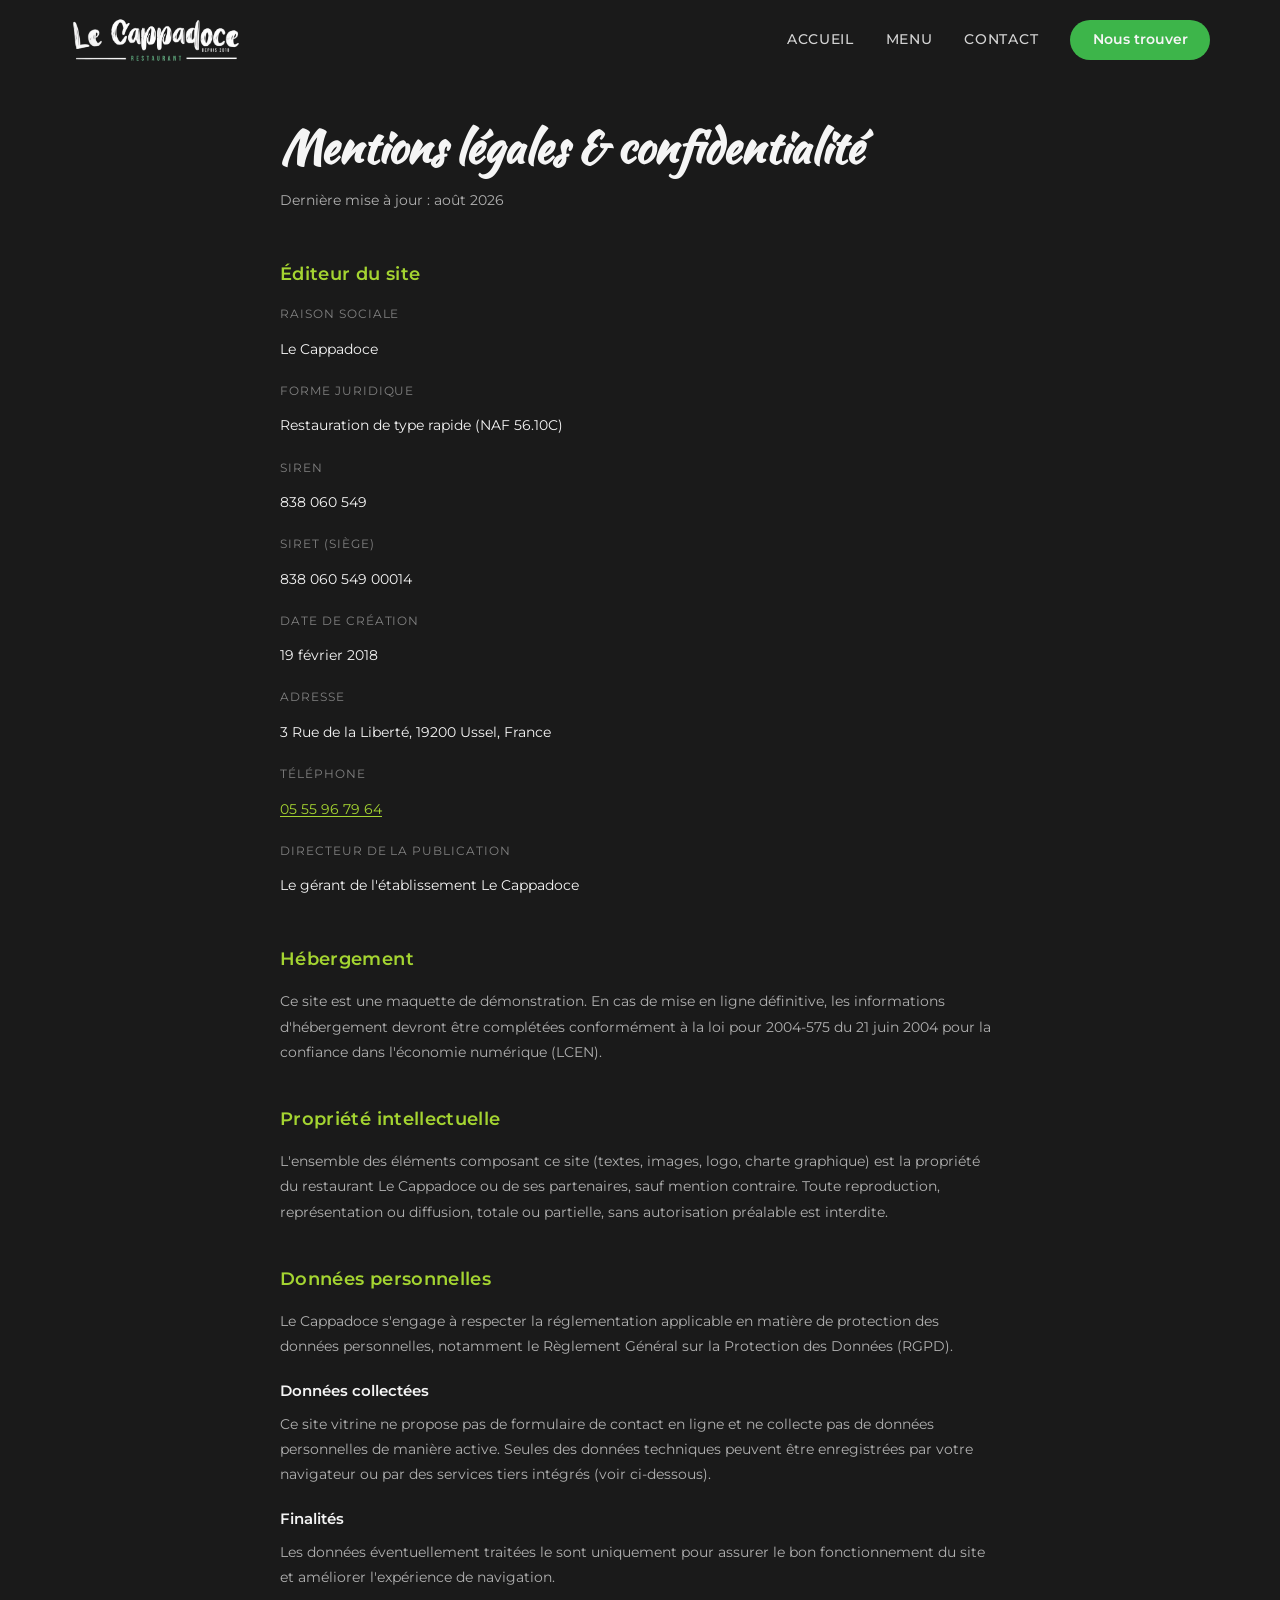
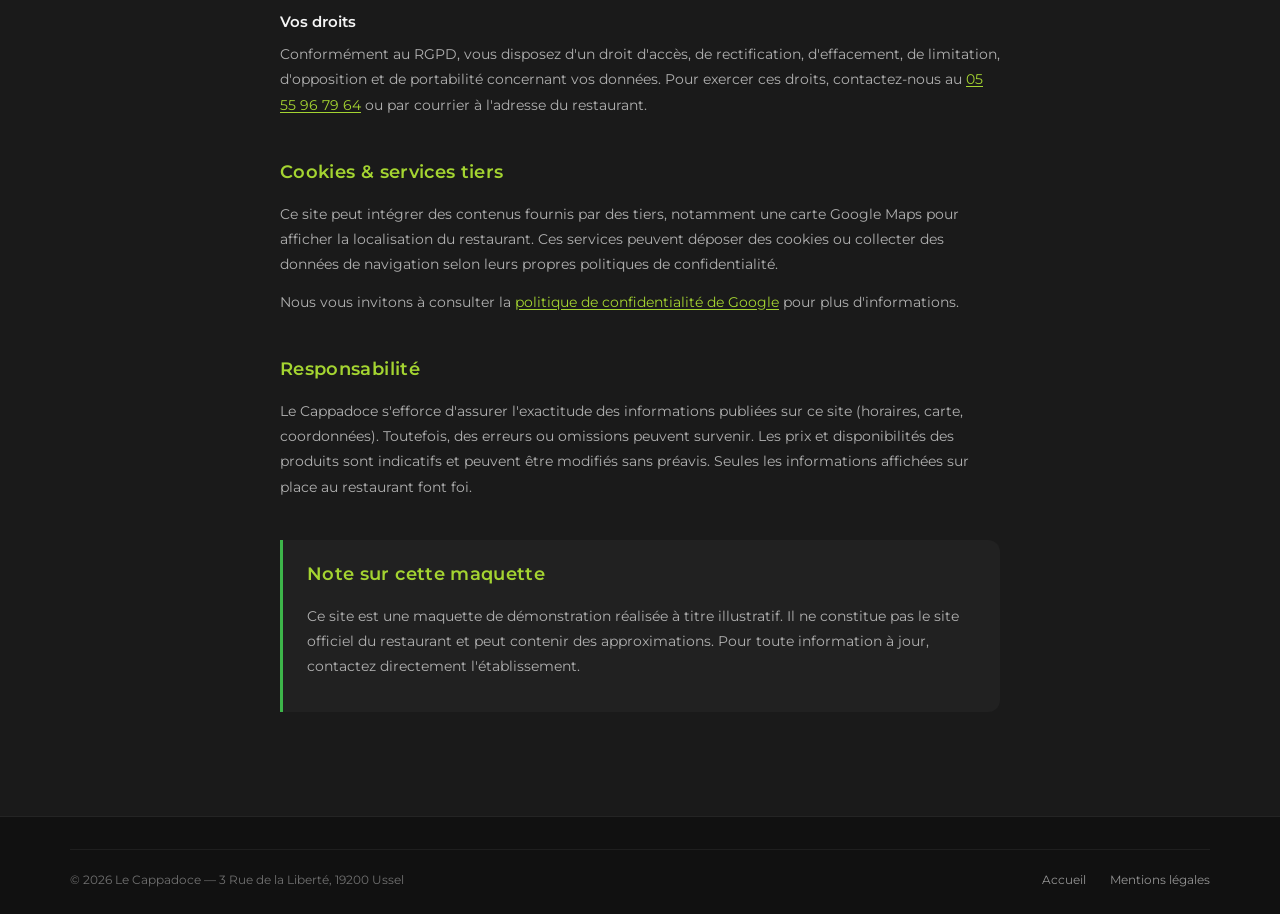
<file: mentions-legales.html>
<!DOCTYPE html>
<html lang="fr">
<head>
  <meta charset="UTF-8">
  <meta name="viewport" content="width=device-width, initial-scale=1.0">
  <meta name="description" content="Mentions légales et politique de confidentialité — Le Cappadoce, Ussel.">
  <title>Mentions légales — Le Cappadoce</title>
  <link rel="preconnect" href="https://fonts.googleapis.com">
  <link rel="preconnect" href="https://fonts.gstatic.com" crossorigin>
  <link href="https://fonts.googleapis.com/css2?family=Kaushan+Script&family=Montserrat:wght@300;400;500;600;700&display=swap" rel="stylesheet">
  <link rel="stylesheet" href="css/style.css">
</head>
<body>

  <header class="header scrolled">
    <div class="container header__inner">
      <a href="index.html" class="logo logo--img">
        <img src="images/logo.png?v=2" alt="Le Cappadoce" class="logo__image">
      </a>
      <nav class="nav">
        <a href="index.html#accueil" class="nav__link">Accueil</a>
        <a href="index.html#menu" class="nav__link">Menu</a>
        <a href="index.html#contact" class="nav__link">Contact</a>
        <a href="index.html#contact" class="nav__cta">Nous trouver</a>
      </nav>
      <button class="burger" aria-label="Menu">
        <span></span><span></span><span></span>
      </button>
    </div>
  </header>

  <main class="legal-page">
    <div class="container legal-page__inner">
      <h1 class="legal-page__title">Mentions légales &amp; confidentialité</h1>
      <p class="legal-page__updated">Dernière mise à jour : août 2026</p>

      <section class="legal-section">
        <h2>Éditeur du site</h2>
        <dl class="legal-dl">
          <dt>Raison sociale</dt>
          <dd>Le Cappadoce</dd>
          <dt>Forme juridique</dt>
          <dd>Restauration de type rapide (NAF 56.10C)</dd>
          <dt>SIREN</dt>
          <dd>838 060 549</dd>
          <dt>SIRET (siège)</dt>
          <dd>838 060 549 00014</dd>
          <dt>Date de création</dt>
          <dd>19 février 2018</dd>
          <dt>Adresse</dt>
          <dd>3 Rue de la Liberté, 19200 Ussel, France</dd>
          <dt>Téléphone</dt>
          <dd><a href="tel:+33555967964">05 55 96 79 64</a></dd>
          <dt>Directeur de la publication</dt>
          <dd>Le gérant de l'établissement Le Cappadoce</dd>
        </dl>
      </section>

      <section class="legal-section">
        <h2>Hébergement</h2>
        <p>Ce site est une maquette de démonstration. En cas de mise en ligne définitive, les informations d'hébergement devront être complétées conformément à la loi pour 2004-575 du 21 juin 2004 pour la confiance dans l'économie numérique (LCEN).</p>
      </section>

      <section class="legal-section">
        <h2>Propriété intellectuelle</h2>
        <p>L'ensemble des éléments composant ce site (textes, images, logo, charte graphique) est la propriété du restaurant Le Cappadoce ou de ses partenaires, sauf mention contraire. Toute reproduction, représentation ou diffusion, totale ou partielle, sans autorisation préalable est interdite.</p>
      </section>

      <section class="legal-section">
        <h2>Données personnelles</h2>
        <p>Le Cappadoce s'engage à respecter la réglementation applicable en matière de protection des données personnelles, notamment le Règlement Général sur la Protection des Données (RGPD).</p>
        <h3>Données collectées</h3>
        <p>Ce site vitrine ne propose pas de formulaire de contact en ligne et ne collecte pas de données personnelles de manière active. Seules des données techniques peuvent être enregistrées par votre navigateur ou par des services tiers intégrés (voir ci-dessous).</p>
        <h3>Finalités</h3>
        <p>Les données éventuellement traitées le sont uniquement pour assurer le bon fonctionnement du site et améliorer l'expérience de navigation.</p>
        <h3>Vos droits</h3>
        <p>Conformément au RGPD, vous disposez d'un droit d'accès, de rectification, d'effacement, de limitation, d'opposition et de portabilité concernant vos données. Pour exercer ces droits, contactez-nous au <a href="tel:+33555967964">05 55 96 79 64</a> ou par courrier à l'adresse du restaurant.</p>
      </section>

      <section class="legal-section">
        <h2>Cookies &amp; services tiers</h2>
        <p>Ce site peut intégrer des contenus fournis par des tiers, notamment une carte Google Maps pour afficher la localisation du restaurant. Ces services peuvent déposer des cookies ou collecter des données de navigation selon leurs propres politiques de confidentialité.</p>
        <p>Nous vous invitons à consulter la <a href="https://policies.google.com/privacy" target="_blank" rel="noopener noreferrer">politique de confidentialité de Google</a> pour plus d'informations.</p>
      </section>

      <section class="legal-section">
        <h2>Responsabilité</h2>
        <p>Le Cappadoce s'efforce d'assurer l'exactitude des informations publiées sur ce site (horaires, carte, coordonnées). Toutefois, des erreurs ou omissions peuvent survenir. Les prix et disponibilités des produits sont indicatifs et peuvent être modifiés sans préavis. Seules les informations affichées sur place au restaurant font foi.</p>
      </section>

      <section class="legal-section legal-section--notice">
        <h2>Note sur cette maquette</h2>
        <p>Ce site est une maquette de démonstration réalisée à titre illustratif. Il ne constitue pas le site officiel du restaurant et peut contenir des approximations. Pour toute information à jour, contactez directement l'établissement.</p>
      </section>
    </div>
  </main>

  <footer class="footer footer--minimal">
    <div class="container">
      <div class="footer__bottom">
        <span>© 2026 Le Cappadoce — 3 Rue de la Liberté, 19200 Ussel</span>
        <nav class="footer__links">
          <a href="index.html">Accueil</a>
          <a href="mentions-legales.html" aria-current="page">Mentions légales</a>
        </nav>
      </div>
    </div>
  </footer>

  <script src="js/main.js"></script>
</body>
</html>
</file>
<file: css/style.css>
/* Le Cappadoce — Maquette site vitrine */

:root {
  --bg-dark: #1a1a1a;
  --bg-slate: #2c2c2c;
  --bg-card: #232323;
  --green: #3db54a;
  --green-bright: #a4d431;
  --green-dark: #2d5a47;
  --brown: #3e2723;
  --white: #f5f5f5;
  --gray: #b0b0b0;
  --gold: #e8a317;
  --font-script: "Kaushan Script", cursive;
  --font-body: "Montserrat", sans-serif;
  --shadow: 0 8px 32px rgba(0, 0, 0, 0.4);
  --radius: 12px;
  --transition: 0.3s ease;
}

*,
*::before,
*::after {
  box-sizing: border-box;
  margin: 0;
  padding: 0;
}

html {
  scroll-behavior: smooth;
}

body {
  font-family: var(--font-body);
  background: var(--bg-dark);
  color: var(--white);
  line-height: 1.6;
  overflow-x: hidden;
}

img {
  max-width: 100%;
  height: auto;
  display: block;
}

a {
  color: inherit;
  text-decoration: none;
}

.container {
  width: min(1140px, 92%);
  margin: 0 auto;
}

/* ── Header ── */

.header {
  position: fixed;
  top: 0;
  left: 0;
  right: 0;
  z-index: 1000;
  padding: 1rem 0;
  transition: background var(--transition), box-shadow var(--transition);
}

.header.scrolled {
  background: rgba(26, 26, 26, 0.95);
  backdrop-filter: blur(12px);
  box-shadow: 0 2px 20px rgba(0, 0, 0, 0.5);
}

.header__inner {
  display: flex;
  align-items: center;
  justify-content: space-between;
}

.logo {
  display: flex;
  flex-direction: column;
  align-items: flex-start;
  line-height: 1.1;
}

.logo__name {
  font-family: var(--font-script);
  font-size: 1.8rem;
  color: var(--white);
}

.logo__sub {
  font-size: 0.65rem;
  letter-spacing: 0.35em;
  color: var(--green-dark);
  text-transform: uppercase;
  display: flex;
  align-items: center;
  gap: 0.5rem;
}

.logo__sub::before,
.logo__sub::after {
  content: "";
  width: 24px;
  height: 1px;
  background: var(--white);
  opacity: 0.5;
}

.nav {
  display: flex;
  align-items: center;
  gap: 2rem;
}

.nav__link {
  font-size: 0.85rem;
  font-weight: 500;
  letter-spacing: 0.05em;
  text-transform: uppercase;
  opacity: 0.85;
  transition: color var(--transition), opacity var(--transition);
}

.nav__link:hover {
  color: var(--green-bright);
  opacity: 1;
}

.nav__cta {
  background: var(--green);
  color: var(--white);
  padding: 0.6rem 1.4rem;
  border-radius: 50px;
  font-weight: 600;
  font-size: 0.85rem;
  transition: background var(--transition), transform var(--transition);
}

.nav__cta:hover {
  background: var(--green-bright);
  color: var(--bg-dark);
  transform: translateY(-2px);
}

.burger {
  display: none;
  flex-direction: column;
  gap: 5px;
  background: none;
  border: none;
  cursor: pointer;
  padding: 4px;
}

.burger span {
  display: block;
  width: 26px;
  height: 2px;
  background: var(--white);
  transition: var(--transition);
}

.burger.active span:nth-child(1) {
  transform: rotate(45deg) translate(5px, 5px);
}

.burger.active span:nth-child(2) {
  opacity: 0;
}

.burger.active span:nth-child(3) {
  transform: rotate(-45deg) translate(5px, -5px);
}

/* ── Hero ── */

.hero {
  position: relative;
  min-height: 100vh;
  display: flex;
  align-items: center;
  justify-content: center;
  text-align: center;
  overflow: hidden;
}

.hero__bg {
  position: absolute;
  inset: 0;
  background-color: var(--bg-dark);
  background-image:
    linear-gradient(
      135deg,
      rgba(26, 26, 26, 0.88) 0%,
      rgba(26, 26, 26, 0.6) 50%,
      rgba(45, 90, 71, 0.5) 100%
    ),
    url("../images/hero.jpg");
  background-position: center;
  background-size: cover;
  background-repeat: no-repeat;
  transform: scale(1.05);
  animation: heroZoom 20s ease-in-out infinite alternate;
}

@keyframes heroZoom {
  from { transform: scale(1.05); }
  to { transform: scale(1.12); }
}

.hero__content {
  position: relative;
  z-index: 2;
  padding: 8rem 1rem 4rem;
  max-width: 800px;
}

.hero__badge {
  display: inline-flex;
  align-items: center;
  gap: 0.5rem;
  background: rgba(61, 181, 74, 0.2);
  border: 1px solid var(--green);
  padding: 0.4rem 1rem;
  border-radius: 50px;
  font-size: 0.8rem;
  font-weight: 600;
  margin-bottom: 1.5rem;
  letter-spacing: 0.05em;
}

.hero__badge svg {
  color: var(--gold);
}

.logo--img {
  line-height: 0;
}

.logo__image {
  height: 48px;
  width: auto;
}

.hero__logo {
  max-width: min(480px, 90vw);
  width: 100%;
  height: auto;
  margin: 0 auto 0.5rem;
  filter: drop-shadow(0 4px 20px rgba(0, 0, 0, 0.5));
}

.hero__title {
  font-family: var(--font-script);
  font-size: clamp(3.5rem, 10vw, 6.5rem);
  line-height: 1;
  margin-bottom: 0.5rem;
  text-shadow: 0 4px 30px rgba(0, 0, 0, 0.6);
}

.hero__since {
  font-size: 0.75rem;
  letter-spacing: 0.3em;
  opacity: 0.7;
  margin-bottom: 1rem;
}

.hero__tagline {
  font-size: clamp(1rem, 2.5vw, 1.25rem);
  font-weight: 300;
  opacity: 0.9;
  margin-bottom: 0.5rem;
}

.hero__subtitle {
  font-size: 0.95rem;
  color: var(--green-bright);
  font-weight: 500;
  margin-bottom: 2.5rem;
}

.hero__actions {
  display: flex;
  gap: 1rem;
  justify-content: center;
  flex-wrap: wrap;
}

.btn {
  display: inline-flex;
  align-items: center;
  gap: 0.5rem;
  padding: 0.9rem 2rem;
  border-radius: 50px;
  font-weight: 600;
  font-size: 0.9rem;
  transition: all var(--transition);
  cursor: pointer;
  border: none;
}

.btn--primary {
  background: var(--green);
  color: var(--white);
}

.btn--primary:hover {
  background: var(--green-bright);
  color: var(--bg-dark);
  transform: translateY(-3px);
  box-shadow: 0 8px 25px rgba(61, 181, 74, 0.4);
}

.btn--outline {
  background: transparent;
  color: var(--white);
  border: 2px solid rgba(255, 255, 255, 0.4);
}

.btn--outline:hover {
  border-color: var(--white);
  background: rgba(255, 255, 255, 0.1);
  transform: translateY(-3px);
}

.hero__scroll {
  position: absolute;
  bottom: 2rem;
  left: 50%;
  transform: translateX(-50%);
  z-index: 2;
  animation: bounce 2s infinite;
  opacity: 0.6;
}

@keyframes bounce {
  0%, 100% { transform: translateX(-50%) translateY(0); }
  50% { transform: translateX(-50%) translateY(8px); }
}

/* ── Sections communes ── */

.section {
  padding: 5rem 0;
}

.section--dark {
  background: var(--bg-slate);
}

.section__header {
  text-align: center;
  margin-bottom: 3rem;
}

.section__label {
  display: inline-block;
  font-size: 0.75rem;
  letter-spacing: 0.25em;
  text-transform: uppercase;
  color: var(--green);
  font-weight: 600;
  margin-bottom: 0.75rem;
}

.section__title {
  font-family: var(--font-script);
  font-size: clamp(2rem, 5vw, 3rem);
  margin-bottom: 0.75rem;
}

.section__desc {
  color: var(--gray);
  max-width: 560px;
  margin: 0 auto;
  font-size: 0.95rem;
}

.brush-title {
  position: relative;
  display: inline-block;
  padding: 0.2rem 1.5rem;
}

.brush-title::before {
  content: "";
  position: absolute;
  left: 0;
  right: 0;
  top: 50%;
  height: 2.2rem;
  transform: translateY(-50%) skewX(-8deg);
  background: var(--green);
  opacity: 0.85;
  border-radius: 4px;
  z-index: -1;
}

/* ── Highlights ── */

.highlights-section {
  background: var(--bg-dark);
  padding: 2.5rem 0;
  border-top: 1px solid rgba(255, 255, 255, 0.06);
}

.highlights {
  display: grid;
  grid-template-columns: repeat(4, 1fr);
  gap: 1.5rem;
}

.highlight {
  background: var(--bg-card);
  border: 1px solid rgba(255, 255, 255, 0.06);
  border-radius: var(--radius);
  padding: 1.75rem 1.5rem;
  text-align: center;
  box-shadow: var(--shadow);
  transition: transform var(--transition), border-color var(--transition);
}

.highlight:hover {
  transform: translateY(-4px);
  border-color: rgba(61, 181, 74, 0.4);
}

.highlight__value {
  font-size: 1.5rem;
  font-weight: 700;
  color: var(--white);
  margin-bottom: 0.35rem;
}

.highlight__label {
  font-size: 0.8rem;
  color: var(--gray);
  letter-spacing: 0.02em;
}

/* ── About ── */

.about {
  display: grid;
  grid-template-columns: 1fr 1fr;
  gap: 3rem;
  align-items: center;
}

.about__image {
  position: relative;
  border-radius: var(--radius);
  overflow: hidden;
  box-shadow: var(--shadow);
}

.about__image img {
  width: 100%;
  height: 420px;
  object-fit: cover;
}

.about__image::after {
  content: "";
  position: absolute;
  inset: 0;
  border: 3px solid var(--green);
  border-radius: var(--radius);
  transform: translate(12px, 12px);
  z-index: -1;
}

.about__text h3 {
  font-family: var(--font-script);
  font-size: 2rem;
  margin-bottom: 1rem;
}

.about__text p {
  color: var(--gray);
  margin-bottom: 1rem;
  font-size: 0.95rem;
}

.about__features {
  display: grid;
  grid-template-columns: 1fr 1fr;
  gap: 0.6rem 1.5rem;
  margin-top: 1.5rem;
  list-style: none;
}

.about__features li {
  font-size: 0.85rem;
  font-weight: 500;
  padding-left: 1rem;
  position: relative;
}

.about__features li::before {
  content: "";
  position: absolute;
  left: 0;
  top: 0.55em;
  width: 5px;
  height: 5px;
  border-radius: 50%;
  background: var(--green);
}

/* ── Menu (cartes photos) ── */

.menu-viewer {
  max-width: 900px;
  margin: 0 auto;
}

.menu-viewer__nav {
  display: flex;
  flex-wrap: wrap;
  gap: 0.5rem;
  justify-content: center;
  margin-bottom: 1.5rem;
}

.menu-viewer__tab {
  background: transparent;
  border: 1px solid rgba(255, 255, 255, 0.12);
  color: var(--gray);
  padding: 0.55rem 1rem;
  border-radius: 6px;
  font-family: var(--font-body);
  font-size: 0.78rem;
  font-weight: 600;
  cursor: pointer;
  transition: all var(--transition);
}

.menu-viewer__tab:hover,
.menu-viewer__tab.active {
  background: var(--green);
  border-color: var(--green);
  color: var(--white);
}

.menu-viewer__display {
  margin: 0;
  border-radius: var(--radius);
  overflow: hidden;
  box-shadow: var(--shadow);
  cursor: zoom-in;
  background: var(--bg-card);
  border: 1px solid rgba(255, 255, 255, 0.06);
}

.menu-viewer__image {
  width: 100%;
  display: block;
}

.menu-viewer__hint {
  text-align: center;
  font-size: 0.75rem;
  color: var(--gray);
  padding: 0.75rem;
  border-top: 1px solid rgba(255, 255, 255, 0.06);
}

.menu-viewer__thumbs {
  display: grid;
  grid-template-columns: repeat(5, 1fr);
  gap: 0.75rem;
  margin-top: 1.25rem;
}

.menu-viewer__thumb {
  padding: 0;
  border: 2px solid transparent;
  border-radius: 8px;
  overflow: hidden;
  cursor: pointer;
  background: none;
  opacity: 0.55;
  transition: opacity var(--transition), border-color var(--transition);
}

.menu-viewer__thumb:hover,
.menu-viewer__thumb.active {
  opacity: 1;
  border-color: var(--green);
}

.menu-viewer__thumb img {
  width: 100%;
  aspect-ratio: 3/4;
  object-fit: cover;
}

/* ── Spécialités visuelles ── */

.specials {
  display: grid;
  grid-template-columns: repeat(3, 1fr);
  gap: 1.5rem;
}

.special-card {
  position: relative;
  border-radius: var(--radius);
  overflow: hidden;
  aspect-ratio: 4/3;
  cursor: pointer;
}

.special-card img {
  width: 100%;
  height: 100%;
  object-fit: cover;
  transition: transform 0.5s ease;
}

.special-card:hover img {
  transform: scale(1.08);
}

.special-card__overlay {
  position: absolute;
  inset: 0;
  background: linear-gradient(to top, rgba(0, 0, 0, 0.85) 0%, transparent 60%);
  display: flex;
  flex-direction: column;
  justify-content: flex-end;
  padding: 1.5rem;
}

.special-card__name {
  font-family: var(--font-script);
  font-size: 1.5rem;
}

.special-card__desc {
  font-size: 0.8rem;
  color: var(--gray);
}

/* ── Gallery ── */

.gallery {
  display: grid;
  grid-template-columns: repeat(4, 1fr);
  grid-auto-rows: 200px;
  gap: 0.75rem;
}

.gallery__item {
  border-radius: var(--radius);
  overflow: hidden;
  position: relative;
}

.gallery__item img {
  width: 100%;
  height: 100%;
  object-fit: cover;
  transition: transform 0.5s ease;
}

.gallery__item:hover img {
  transform: scale(1.05);
}

.gallery__item--large {
  grid-column: span 2;
  grid-row: span 2;
}

.gallery__item--wide {
  grid-column: span 2;
}

/* ── Avis ── */

.reviews {
  display: grid;
  grid-template-columns: repeat(auto-fit, minmax(280px, 1fr));
  gap: 1.5rem;
}

.review {
  background: var(--bg-card);
  border-radius: var(--radius);
  padding: 1.75rem;
  border: 1px solid rgba(255, 255, 255, 0.05);
}

.review__stars {
  color: var(--gold);
  font-size: 1.1rem;
  margin-bottom: 0.75rem;
  letter-spacing: 2px;
}

.review__text {
  font-size: 0.9rem;
  color: var(--gray);
  font-style: italic;
  margin-bottom: 1rem;
  line-height: 1.7;
}

.review__author {
  font-size: 0.8rem;
  font-weight: 600;
  color: var(--green-bright);
}

.reviews__score {
  text-align: center;
  margin-bottom: 2.5rem;
}

.reviews__score-value {
  font-size: 4rem;
  font-weight: 700;
  color: var(--green-bright);
  line-height: 1;
}

.reviews__score-label {
  font-size: 0.85rem;
  color: var(--gray);
}

/* ── Contact & Horaires ── */

.contact-grid {
  display: grid;
  grid-template-columns: 1fr 1fr;
  gap: 2rem;
}

.contact-card {
  background: var(--bg-card);
  border-radius: var(--radius);
  padding: 2rem;
  border: 1px solid rgba(255, 255, 255, 0.06);
}

.contact-card h3 {
  font-family: var(--font-script);
  font-size: 1.75rem;
  margin-bottom: 1.5rem;
  color: var(--green-bright);
}

.hours-list {
  list-style: none;
}

.hours-list li {
  display: flex;
  justify-content: space-between;
  padding: 0.6rem 0;
  border-bottom: 1px solid rgba(255, 255, 255, 0.06);
  font-size: 0.9rem;
}

.hours-list li:last-child {
  border-bottom: none;
}

.hours-list .closed {
  color: #e74c3c;
  font-weight: 600;
}

.hours-list .day {
  font-weight: 600;
}

.contact-info {
  list-style: none;
}

.contact-info li {
  display: flex;
  align-items: flex-start;
  gap: 1rem;
  padding: 0.85rem 0;
  font-size: 0.9rem;
}

.contact-info__icon {
  width: 40px;
  height: 40px;
  background: rgba(61, 181, 74, 0.12);
  border-radius: 50%;
  display: flex;
  align-items: center;
  justify-content: center;
  flex-shrink: 0;
  color: var(--green-bright);
}

.icon {
  display: block;
  flex-shrink: 0;
}

.contact-info a {
  color: var(--green-bright);
  font-weight: 600;
  transition: color var(--transition);
}

.contact-info a:hover {
  color: var(--green);
}

.map-placeholder {
  margin-top: 2rem;
  border-radius: var(--radius);
  overflow: hidden;
  height: 300px;
  background: var(--bg-slate);
  border: 1px solid rgba(255, 255, 255, 0.08);
}

.map-placeholder iframe {
  width: 100%;
  height: 100%;
  border: 0;
  filter: grayscale(30%) contrast(1.1);
}

/* ── Footer ── */

.footer {
  background: #111;
  padding: 2.5rem 0 1.5rem;
  border-top: 1px solid rgba(255, 255, 255, 0.08);
}

.footer--minimal {
  padding-top: 2rem;
}

.footer__brand-row {
  display: flex;
  flex-direction: column;
  align-items: center;
  gap: 0.75rem;
  margin-bottom: 2rem;
  text-align: center;
}

.logo__image--footer {
  height: 40px;
}

.footer__tagline {
  font-size: 0.85rem;
  color: var(--gray);
}

.footer__bottom {
  border-top: 1px solid rgba(255, 255, 255, 0.06);
  padding-top: 1.25rem;
  display: flex;
  justify-content: space-between;
  align-items: center;
  flex-wrap: wrap;
  gap: 1rem;
  font-size: 0.78rem;
  color: rgba(255, 255, 255, 0.4);
}

.footer__links {
  display: flex;
  gap: 1.5rem;
}

.footer__links a {
  color: rgba(255, 255, 255, 0.55);
  transition: color var(--transition);
}

.footer__links a:hover {
  color: var(--white);
}

/* ── Page légale ── */

.legal-page {
  padding: 7rem 0 4rem;
  min-height: 70vh;
}

.legal-page__inner {
  max-width: 720px;
}

.legal-page__title {
  font-family: var(--font-script);
  font-size: clamp(2rem, 5vw, 2.75rem);
  margin-bottom: 0.5rem;
}

.legal-page__updated {
  font-size: 0.85rem;
  color: var(--gray);
  margin-bottom: 3rem;
}

.legal-section {
  margin-bottom: 2.5rem;
}

.legal-section h2 {
  font-size: 1.1rem;
  font-weight: 600;
  color: var(--green-bright);
  margin-bottom: 1rem;
  letter-spacing: 0.02em;
}

.legal-section h3 {
  font-size: 0.95rem;
  font-weight: 600;
  margin: 1.25rem 0 0.5rem;
}

.legal-section p {
  font-size: 0.9rem;
  color: var(--gray);
  line-height: 1.75;
  margin-bottom: 0.75rem;
}

.legal-section a {
  color: var(--green-bright);
  text-decoration: underline;
  text-underline-offset: 2px;
}

.legal-dl {
  display: grid;
  gap: 0.75rem;
}

.legal-dl dt {
  font-size: 0.75rem;
  text-transform: uppercase;
  letter-spacing: 0.08em;
  color: rgba(255, 255, 255, 0.45);
  margin-bottom: 0.15rem;
}

.legal-dl dd {
  font-size: 0.9rem;
  color: var(--white);
  margin: 0 0 0.5rem;
}

.legal-section--notice {
  padding: 1.25rem 1.5rem;
  background: rgba(255, 255, 255, 0.03);
  border-left: 3px solid var(--green);
  border-radius: 0 var(--radius) var(--radius) 0;
}

/* ── Animations ── */

.reveal {
  opacity: 0;
  transform: translateY(16px);
  transition: opacity 0.55s ease, transform 0.55s ease;
}

.reveal.is-visible {
  opacity: 1;
  transform: translateY(0);
}

/* ── Lightbox ── */

.lightbox {
  position: fixed;
  inset: 0;
  background: rgba(0, 0, 0, 0.92);
  z-index: 2000;
  display: none;
  align-items: center;
  justify-content: center;
  padding: 2rem;
}

.lightbox.active {
  display: flex;
}

.lightbox img {
  max-height: 90vh;
  max-width: 90vw;
  border-radius: var(--radius);
  box-shadow: var(--shadow);
}

.lightbox__close {
  position: absolute;
  top: 1.5rem;
  right: 1.5rem;
  background: none;
  border: none;
  color: var(--white);
  font-size: 2rem;
  cursor: pointer;
  opacity: 0.7;
  transition: opacity var(--transition);
}

.lightbox__close:hover {
  opacity: 1;
}

/* ── Responsive ── */

@media (max-width: 900px) {
  .nav {
    position: fixed;
    top: 0;
    right: -100%;
    width: min(320px, 85vw);
    height: 100vh;
    background: var(--bg-dark);
    flex-direction: column;
    justify-content: center;
    gap: 2rem;
    transition: right var(--transition);
    box-shadow: -4px 0 30px rgba(0, 0, 0, 0.5);
  }

  .nav.open {
    right: 0;
  }

  .burger {
    display: flex;
    z-index: 1001;
  }

  .about {
    grid-template-columns: 1fr;
  }

  .highlights {
    grid-template-columns: repeat(2, 1fr);
  }

  .about__image img {
    height: 300px;
  }

  .specials {
    grid-template-columns: 1fr;
  }

  .gallery {
    grid-template-columns: repeat(2, 1fr);
    grid-auto-rows: 160px;
  }

  .gallery__item--large {
    grid-column: span 2;
    grid-row: span 1;
  }

  .contact-grid {
    grid-template-columns: 1fr;
  }

  .menu-viewer__thumbs {
    grid-template-columns: repeat(3, 1fr);
  }

  .footer__bottom {
    flex-direction: column;
    text-align: center;
  }
}

@media (max-width: 500px) {
  .highlights {
    grid-template-columns: 1fr;
  }

  .gallery {
    grid-template-columns: 1fr;
  }

  .gallery__item--wide,
  .gallery__item--large {
    grid-column: span 1;
  }

  .about__features {
    grid-template-columns: 1fr;
  }

  .menu-viewer__thumbs {
    grid-template-columns: repeat(2, 1fr);
  }
}
</file>
